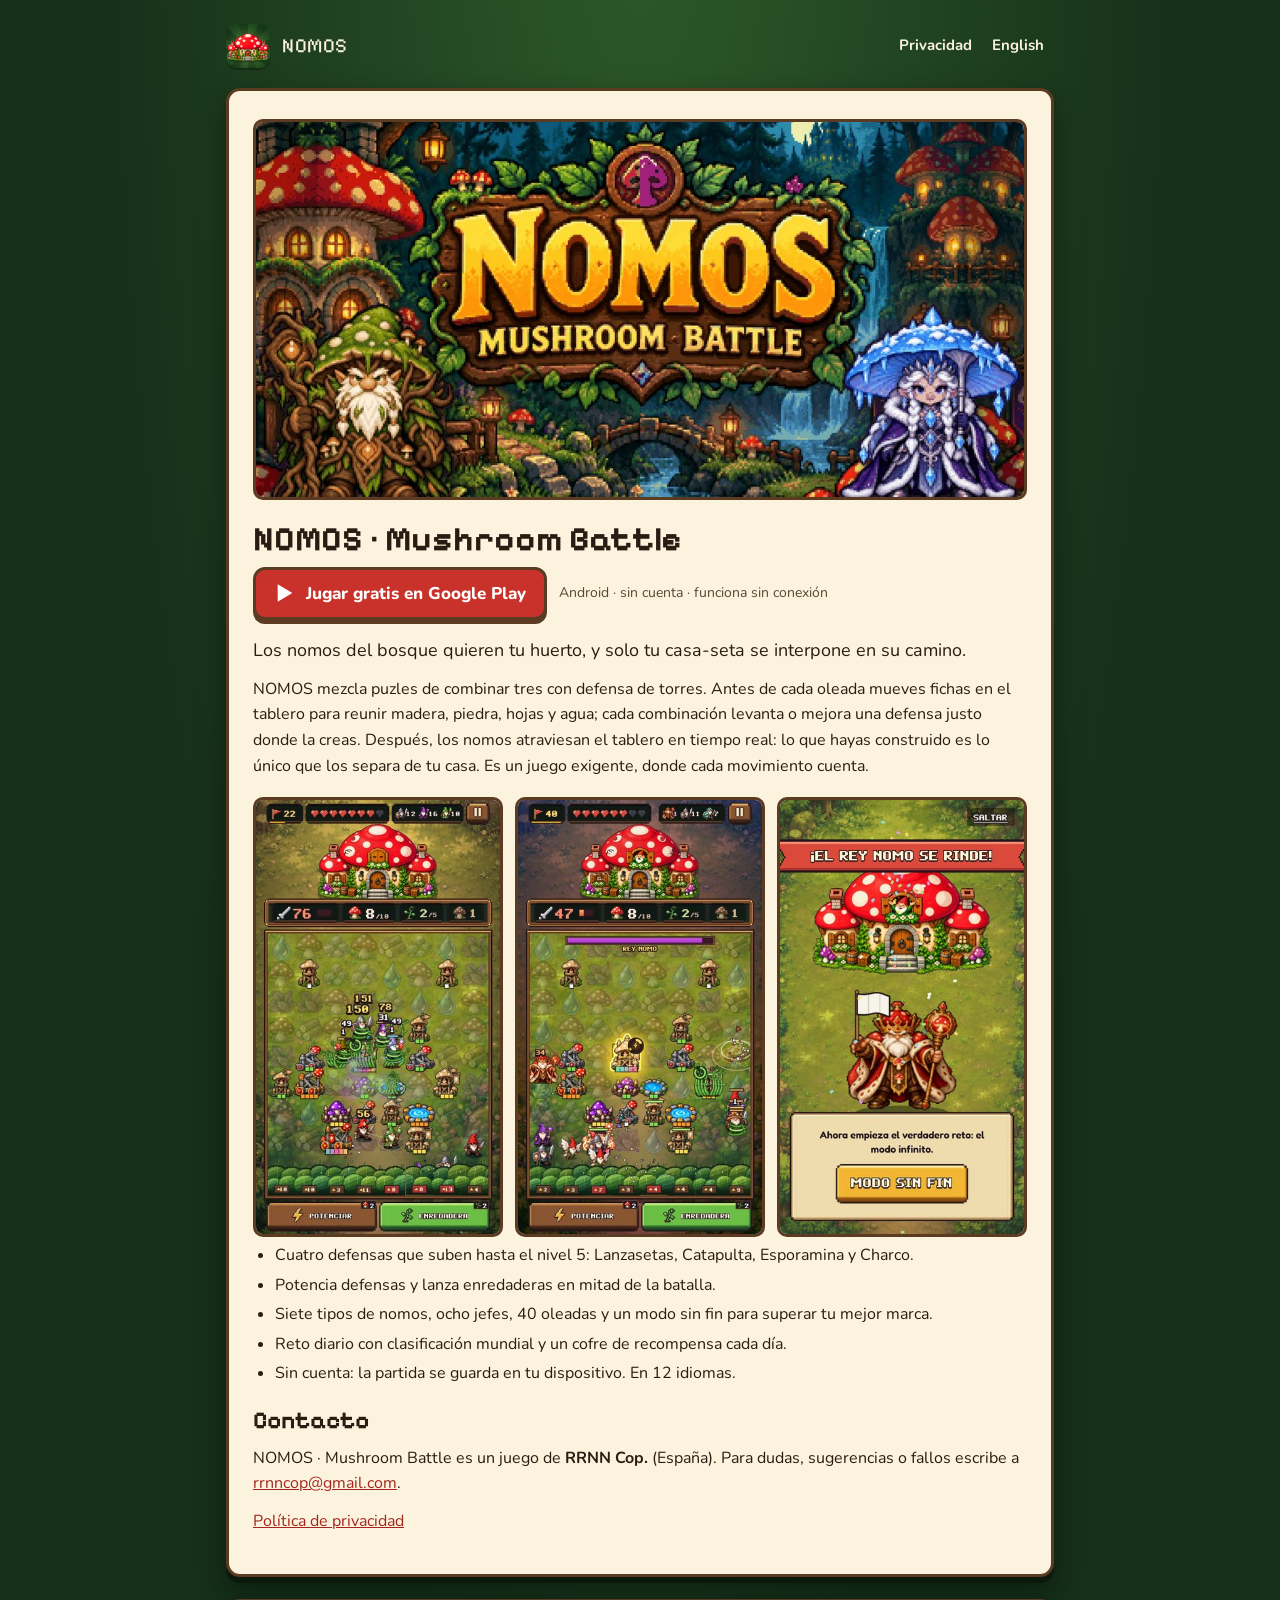
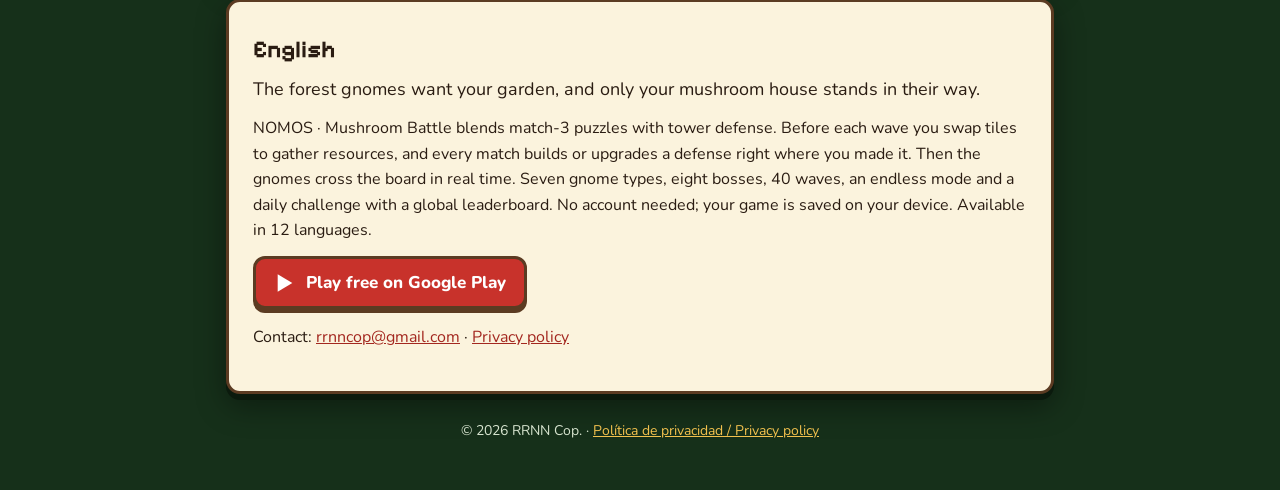
<file: index.html>
<!doctype html>
<html lang="es">
<head>
<meta charset="utf-8">
<meta name="viewport" content="width=device-width,initial-scale=1">
<title>NOMOS · Mushroom Battle — puzles de combinar tres y defensa de torres</title>
<meta name="description" content="NOMOS · Mushroom Battle: puzles de combinar tres y defensa de torres. Protege tu casa-seta de las oleadas de nomos. Gratis en Google Play, en 12 idiomas.">
<meta property="og:type" content="website">
<meta property="og:title" content="NOMOS · Mushroom Battle">
<meta property="og:description" content="Combina tres, levanta defensas y frena a los nomos. Gratis en Google Play.">
<meta property="og:image" content="https://takoa12.github.io/destacado.jpg">
<meta property="og:url" content="https://takoa12.github.io/">
<meta name="twitter:card" content="summary_large_image">
<link rel="icon" type="image/png" href="favicon.png">
<link rel="apple-touch-icon" href="apple-touch-icon.png">
<link rel="preconnect" href="https://fonts.googleapis.com">
<link rel="preconnect" href="https://fonts.gstatic.com" crossorigin>
<link href="https://fonts.googleapis.com/css2?family=Nunito:wght@400;700;800&family=Pixelify+Sans:wght@500;700&display=swap" rel="stylesheet">
<link rel="stylesheet" href="styles.css">
<style>
.play{display:inline-flex;align-items:center;gap:10px;background:var(--red);color:#fff;text-decoration:none;font-weight:800;font-size:17px;border:3px solid #5b3b22;border-radius:12px;padding:10px 18px;box-shadow:0 4px 0 #5b3b22}
.play:hover{filter:brightness(1.08)}
.play:active{transform:translateY(2px);box-shadow:0 2px 0 #5b3b22}
.play svg{width:22px;height:22px;flex:none}
.cta{display:flex;flex-wrap:wrap;align-items:center;gap:12px;margin:4px 0 16px}
.cta small{color:var(--ink-soft);font-size:14px}
</style>
</head>
<body>
<div class="wrap">
  <header class="top">
    <a class="brand" href="./"><img src="icono.png" alt=""><span>NOMOS</span></a>
    <nav><a href="privacidad.html">Privacidad</a><a href="#english">English</a></nav>
  </header>

  <main>
    <section class="card">
      <div class="hero"><img src="destacado.jpg" width="1024" height="500" alt="NOMOS · Mushroom Battle: la casa-seta frente al Rey Nomo y su ejército"></div>
      <h1 style="margin-top:20px">NOMOS · Mushroom Battle</h1>
      <div class="cta">
        <a class="play" href="https://play.google.com/store/apps/details?id=com.nomos.mushroombattle&amp;referrer=utm_source%3Dweb%26utm_medium%3Dlanding" rel="noopener">
          <svg viewBox="0 0 24 24" aria-hidden="true"><path fill="currentColor" d="M4 2.5v19l16-9.5z"/></svg>
          Jugar gratis en Google Play
        </a>
        <small>Android · sin cuenta · funciona sin conexión</small>
      </div>
      <p class="lead">Los nomos del bosque quieren tu huerto, y solo tu casa-seta se interpone en su camino.</p>
      <p>NOMOS mezcla puzles de combinar tres con defensa de torres. Antes de cada oleada mueves fichas en el tablero para reunir madera, piedra, hojas y agua; cada combinación levanta o mejora una defensa justo donde la creas. Después, los nomos atraviesan el tablero en tiempo real: lo que hayas construido es lo único que los separa de tu casa. Es un juego exigente, donde cada movimiento cuenta.</p>
      <div class="shots">
        <img src="captura-enredaderas.jpg" width="360" height="640" alt="Una enredadera atrapa a un grupo de nomos en plena oleada" loading="lazy">
        <img src="captura-rey-nomo.jpg" width="360" height="640" alt="Batalla contra el Rey Nomo en la oleada 40" loading="lazy">
        <img src="captura-final.jpg" width="360" height="640" alt="El Rey Nomo se rinde y empieza el modo sin fin" loading="lazy">
      </div>
      <ul>
        <li>Cuatro defensas que suben hasta el nivel 5: Lanzasetas, Catapulta, Esporamina y Charco.</li>
        <li>Potencia defensas y lanza enredaderas en mitad de la batalla.</li>
        <li>Siete tipos de nomos, ocho jefes, 40 oleadas y un modo sin fin para superar tu mejor marca.</li>
        <li>Reto diario con clasificación mundial y un cofre de recompensa cada día.</li>
        <li>Sin cuenta: la partida se guarda en tu dispositivo. En 12 idiomas.</li>
      </ul>
      <h2>Contacto</h2>
      <p>NOMOS · Mushroom Battle es un juego de <strong>RRNN Cop.</strong> (España). Para dudas, sugerencias o fallos escribe a <a href="mailto:rrnncop@gmail.com">rrnncop@gmail.com</a>.</p>
      <p><a href="privacidad.html">Política de privacidad</a></p>
    </section>

    <section class="card" id="english" lang="en">
      <h2 style="border-top:0;margin-top:0">English</h2>
      <p class="lead">The forest gnomes want your garden, and only your mushroom house stands in their way.</p>
      <p>NOMOS · Mushroom Battle blends match-3 puzzles with tower defense. Before each wave you swap tiles to gather resources, and every match builds or upgrades a defense right where you made it. Then the gnomes cross the board in real time. Seven gnome types, eight bosses, 40 waves, an endless mode and a daily challenge with a global leaderboard. No account needed; your game is saved on your device. Available in 12 languages.</p>
      <div class="cta">
        <a class="play" href="https://play.google.com/store/apps/details?id=com.nomos.mushroombattle&amp;referrer=utm_source%3Dweb%26utm_medium%3Dlanding_en" rel="noopener">
          <svg viewBox="0 0 24 24" aria-hidden="true"><path fill="currentColor" d="M4 2.5v19l16-9.5z"/></svg>
          Play free on Google Play
        </a>
      </div>
      <p>Contact: <a href="mailto:rrnncop@gmail.com">rrnncop@gmail.com</a> · <a href="privacidad.html#english">Privacy policy</a></p>
    </section>
  </main>

  <footer>© 2026 RRNN Cop. · <a href="privacidad.html">Política de privacidad / Privacy policy</a></footer>
</div>
</body>
</html>
</file>
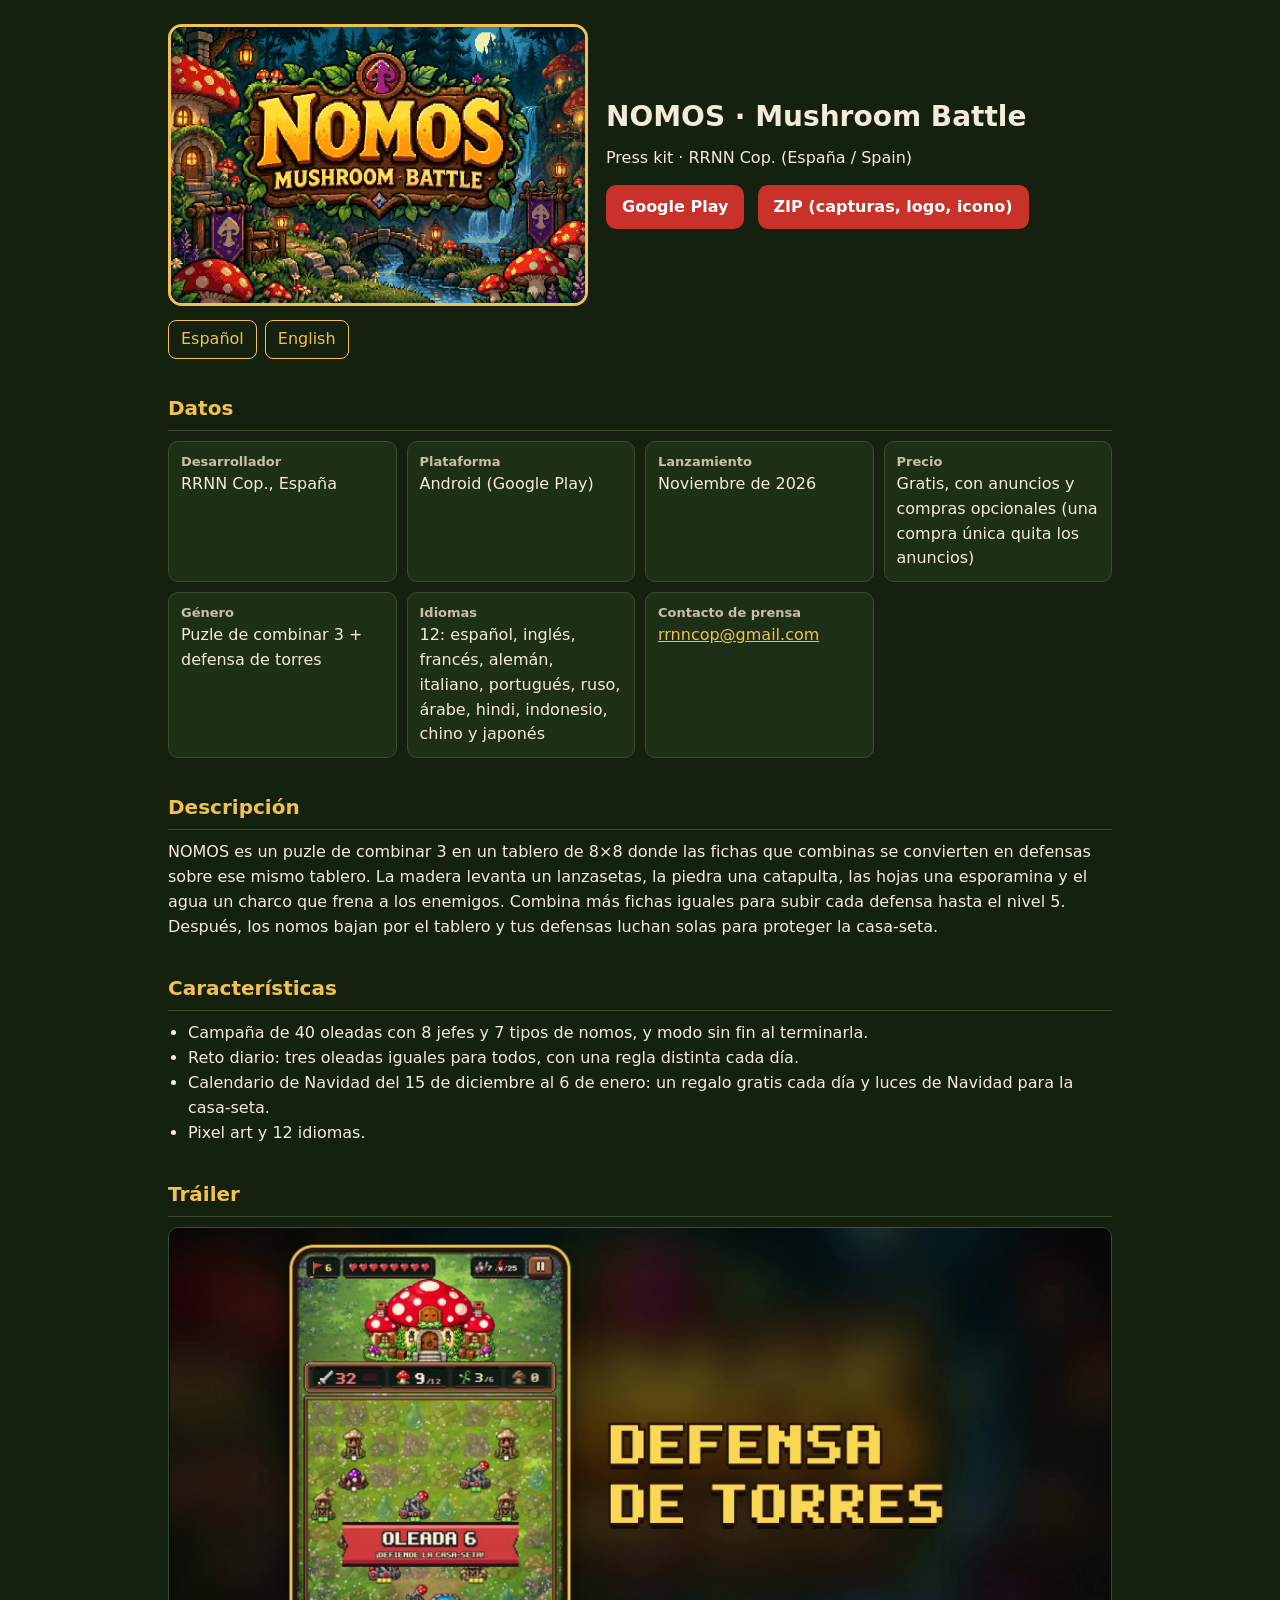
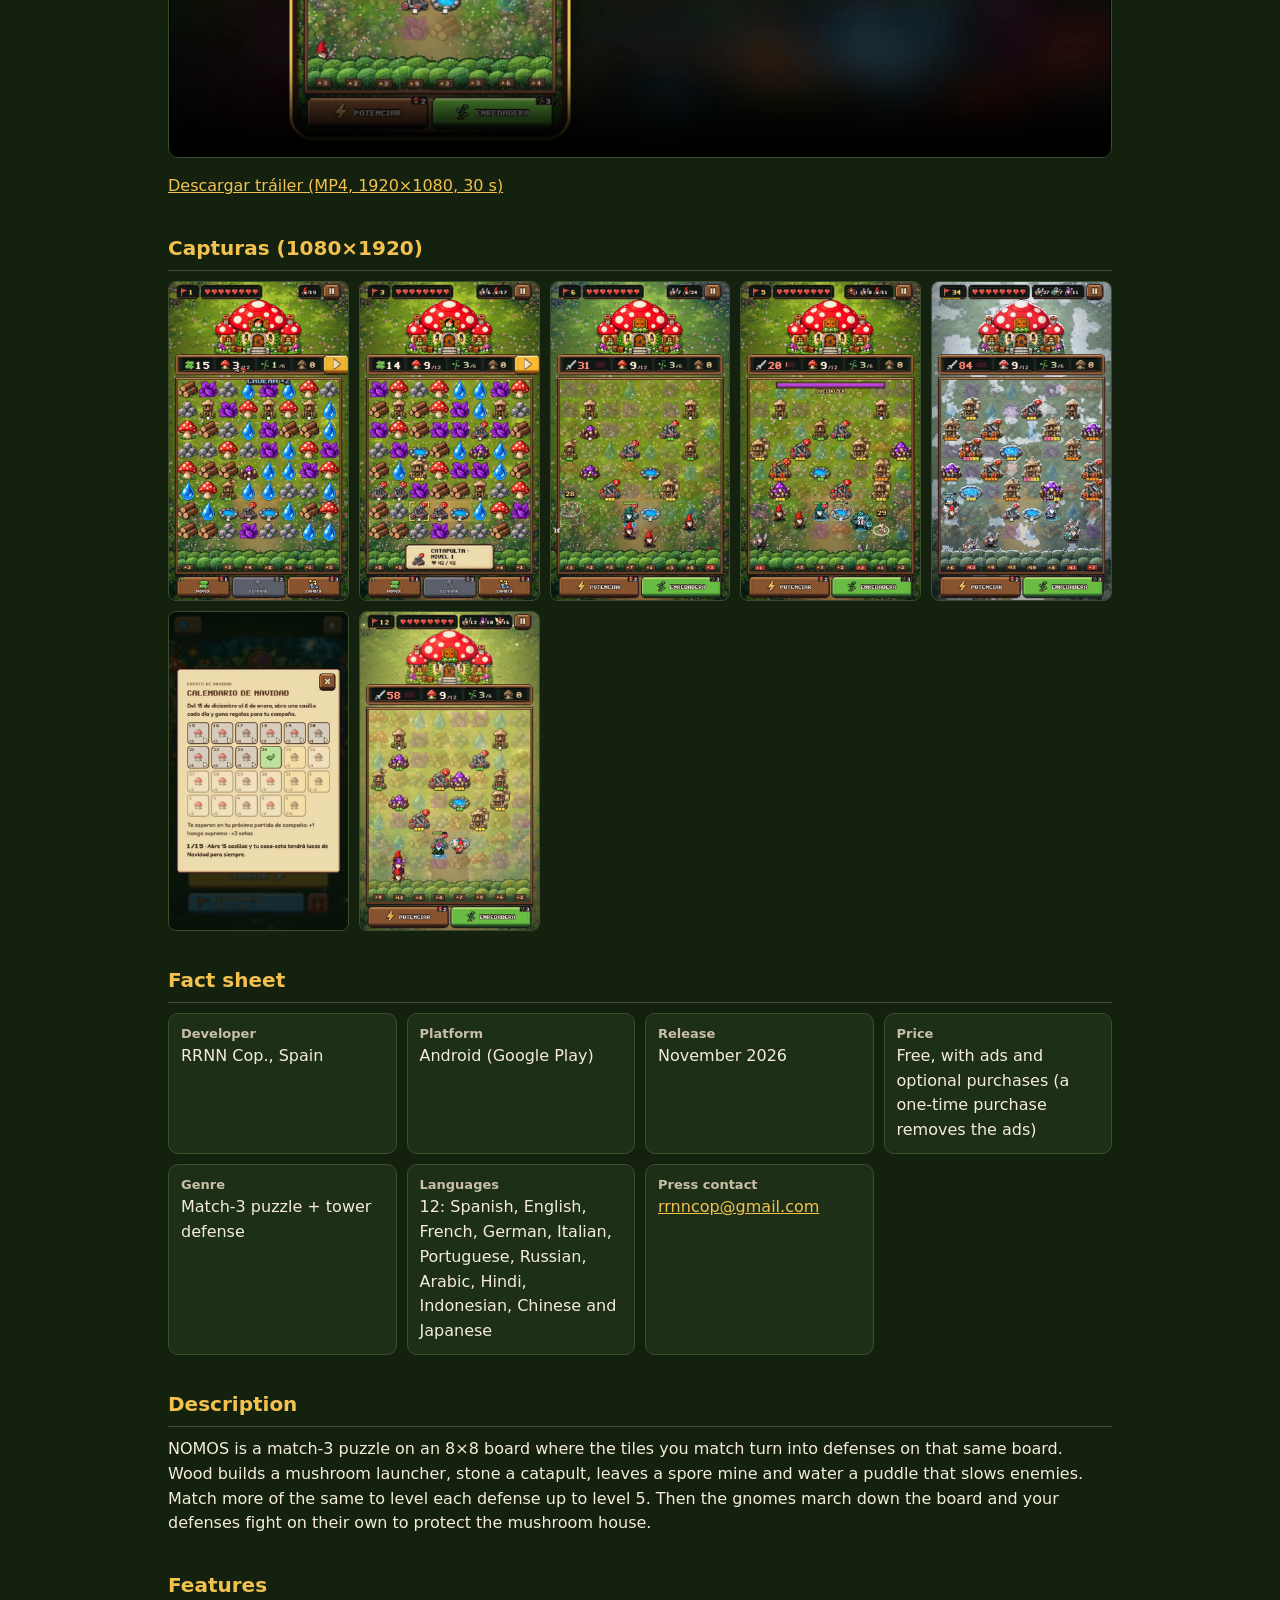
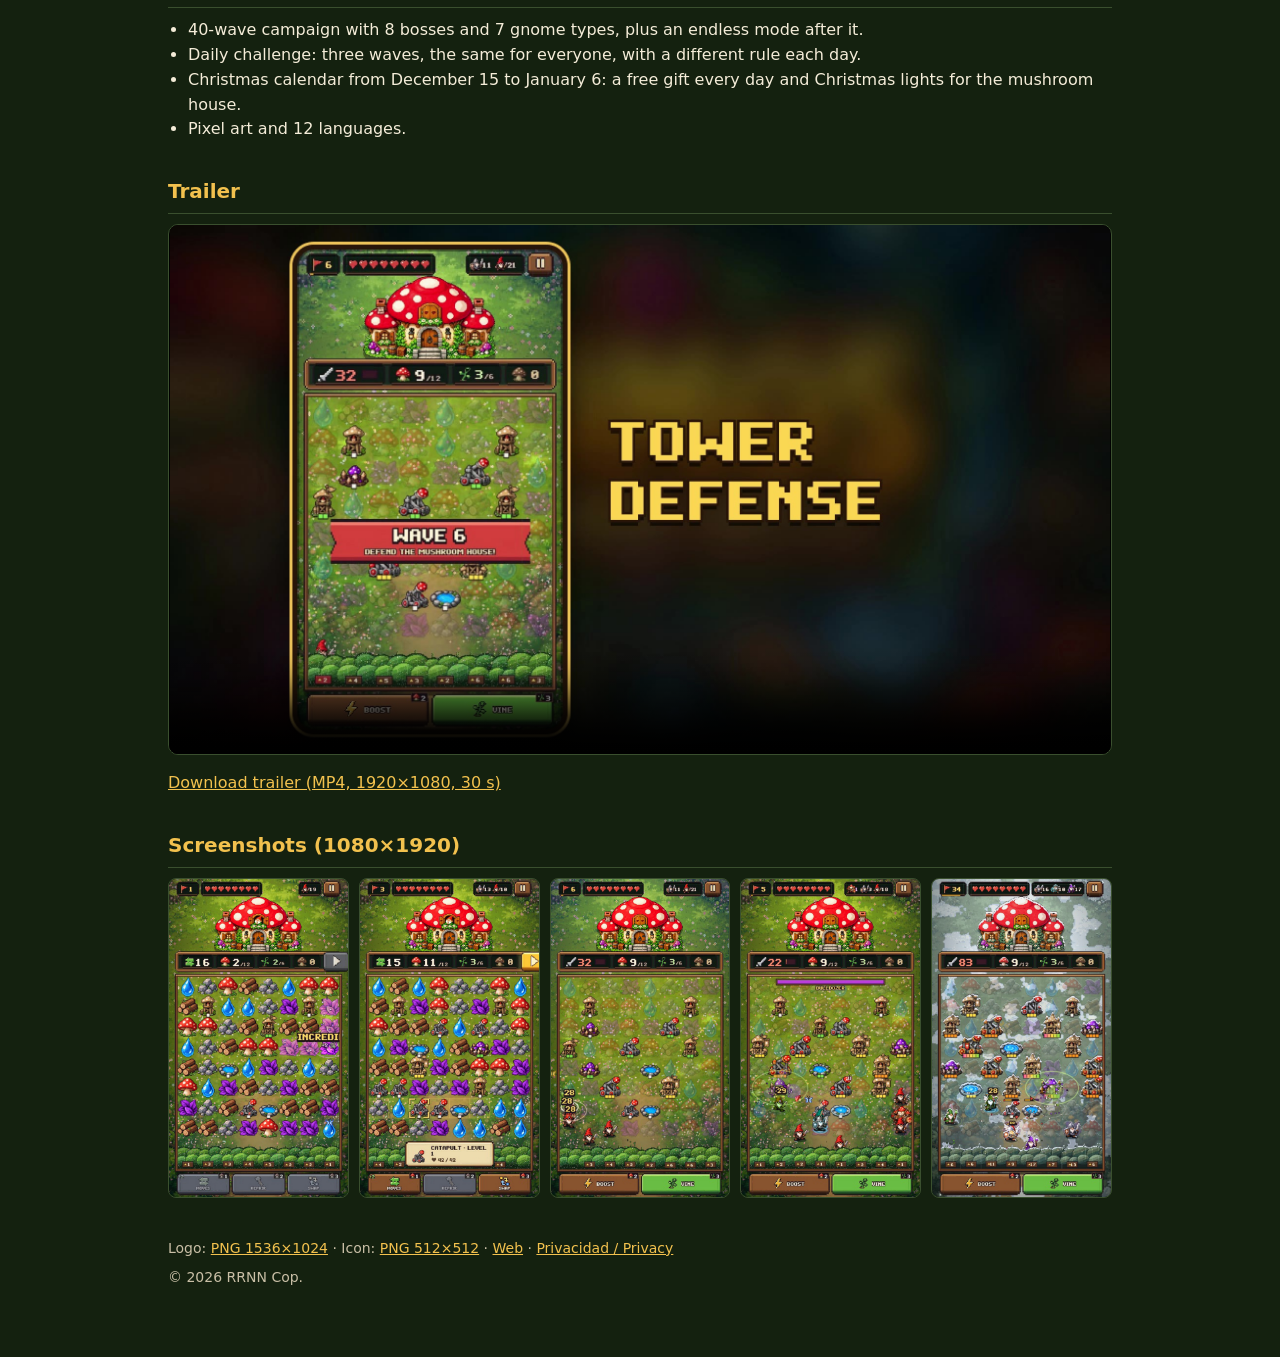
<file: presskit.html>
<!doctype html>
<html lang="es">
<head>
<meta charset="utf-8">
<meta name="viewport" content="width=device-width, initial-scale=1">
<title>NOMOS · Mushroom Battle — Press kit</title>
<meta name="description" content="Press kit de NOMOS · Mushroom Battle: match-3 y defensa de torres para Android. Capturas, logotipo, tráiler y datos. / Press kit: match-3 meets tower defense for Android.">
<meta property="og:title" content="NOMOS · Mushroom Battle — Press kit">
<meta property="og:image" content="https://takoa12.github.io/presskit/nomos-logo.png">
<style>
:root{--bg:#14210f;--card:#1e2f17;--ink:#f4ecd8;--muted:#c9bfa6;--gold:#f2c14e;--red:#c8322b;--line:#3a4f2e}
*{box-sizing:border-box}
body{margin:0;background:var(--bg);color:var(--ink);font:16px/1.55 system-ui,-apple-system,"Segoe UI",Roboto,sans-serif}
main{max-width:980px;margin:0 auto;padding:24px 18px 60px}
header{display:flex;gap:18px;align-items:center;flex-wrap:wrap}
header img.logo{width:min(420px,100%);height:auto;border-radius:14px;border:3px solid var(--gold)}
h1{font-size:28px;margin:0 0 6px}
h2{font-size:20px;margin:34px 0 10px;color:var(--gold);border-bottom:1px solid var(--line);padding-bottom:6px}
p{margin:8px 0}
a{color:var(--gold)}
.lang{display:flex;gap:8px;margin:14px 0}
.lang a{padding:6px 12px;border:1px solid var(--gold);border-radius:8px;text-decoration:none}
.facts{display:grid;grid-template-columns:repeat(auto-fit,minmax(220px,1fr));gap:10px;margin-top:10px}
.facts div{background:var(--card);border:1px solid var(--line);border-radius:10px;padding:10px 12px}
.facts b{display:block;color:var(--muted);font-size:13px;font-weight:600}
ul{margin:8px 0 8px 20px;padding:0}
.shots{display:grid;grid-template-columns:repeat(auto-fill,minmax(150px,1fr));gap:10px}
.shots a img{width:100%;height:auto;border-radius:8px;border:1px solid var(--line);display:block}
.btn{display:inline-block;background:var(--red);color:#fff;padding:10px 16px;border-radius:10px;text-decoration:none;font-weight:700;margin:6px 8px 6px 0}
video{width:100%;aspect-ratio:16/9;border-radius:10px;border:1px solid var(--line);background:#000}
footer{margin-top:40px;color:var(--muted);font-size:14px}
</style>
</head>
<body>
<main>
<header>
  <img class="logo" src="presskit/nomos-logo.png" alt="NOMOS · Mushroom Battle">
  <div>
    <h1>NOMOS · Mushroom Battle</h1>
    <p>Press kit · RRNN Cop. (España / Spain)</p>
    <a class="btn" href="https://play.google.com/store/apps/details?id=com.nomos.mushroombattle&amp;referrer=utm_source%3Dpresskit%26utm_medium%3Dpress">Google Play</a>
    <a class="btn" href="presskit/nomos-presskit.zip">ZIP (capturas, logo, icono)</a>
  </div>
</header>
<div class="lang"><a href="#es">Español</a><a href="#en">English</a></div>

<section id="es">
<h2>Datos</h2>
<div class="facts">
  <div><b>Desarrollador</b>RRNN Cop., España</div>
  <div><b>Plataforma</b>Android (Google Play)</div>
  <div><b>Lanzamiento</b>Noviembre de 2026</div>
  <div><b>Precio</b>Gratis, con anuncios y compras opcionales (una compra única quita los anuncios)</div>
  <div><b>Género</b>Puzle de combinar 3 + defensa de torres</div>
  <div><b>Idiomas</b>12: español, inglés, francés, alemán, italiano, portugués, ruso, árabe, hindi, indonesio, chino y japonés</div>
  <div><b>Contacto de prensa</b><a href="mailto:rrnncop@gmail.com">rrnncop@gmail.com</a></div>
</div>

<h2>Descripción</h2>
<p>NOMOS es un puzle de combinar 3 en un tablero de 8×8 donde las fichas que combinas se convierten en defensas sobre ese mismo tablero. La madera levanta un lanzasetas, la piedra una catapulta, las hojas una esporamina y el agua un charco que frena a los enemigos. Combina más fichas iguales para subir cada defensa hasta el nivel 5. Después, los nomos bajan por el tablero y tus defensas luchan solas para proteger la casa-seta.</p>

<h2>Características</h2>
<ul>
  <li>Campaña de 40 oleadas con 8 jefes y 7 tipos de nomos, y modo sin fin al terminarla.</li>
  <li>Reto diario: tres oleadas iguales para todos, con una regla distinta cada día.</li>
  <li>Calendario de Navidad del 15 de diciembre al 6 de enero: un regalo gratis cada día y luces de Navidad para la casa-seta.</li>
  <li>Pixel art y 12 idiomas.</li>
</ul>

<h2>Tráiler</h2>
<video controls preload="none" poster="presskit/nomos-trailer-poster-es.jpg" src="presskit/nomos-trailer-16x9-es.mp4"></video>
<p><a href="presskit/nomos-trailer-16x9-es.mp4" download>Descargar tráiler (MP4, 1920×1080, 30 s)</a></p>

<h2>Capturas (1080×1920)</h2>
<div class="shots">
  <a href="presskit/nomos-es-01-match.jpg"><img loading="lazy" src="presskit/nomos-es-01-match.jpg" alt="Combinar fichas"></a>
  <a href="presskit/nomos-es-02-merge.jpg"><img loading="lazy" src="presskit/nomos-es-02-merge.jpg" alt="Subir de nivel una defensa"></a>
  <a href="presskit/nomos-es-03-battle.jpg"><img loading="lazy" src="presskit/nomos-es-03-battle.jpg" alt="Batalla"></a>
  <a href="presskit/nomos-es-04-boss.jpg"><img loading="lazy" src="presskit/nomos-es-04-boss.jpg" alt="Jefe"></a>
  <a href="presskit/nomos-es-05-late.jpg"><img loading="lazy" src="presskit/nomos-es-05-late.jpg" alt="Oleada avanzada"></a>
  <a href="presskit/nomos-es-06-xcal.jpg"><img loading="lazy" src="presskit/nomos-es-06-xcal.jpg" alt="Calendario de Navidad"></a>
  <a href="presskit/nomos-es-07-xbattle.jpg"><img loading="lazy" src="presskit/nomos-es-07-xbattle.jpg" alt="Batalla en Navidad"></a>
</div>
</section>

<section id="en">
<h2>Fact sheet</h2>
<div class="facts">
  <div><b>Developer</b>RRNN Cop., Spain</div>
  <div><b>Platform</b>Android (Google Play)</div>
  <div><b>Release</b>November 2026</div>
  <div><b>Price</b>Free, with ads and optional purchases (a one-time purchase removes the ads)</div>
  <div><b>Genre</b>Match-3 puzzle + tower defense</div>
  <div><b>Languages</b>12: Spanish, English, French, German, Italian, Portuguese, Russian, Arabic, Hindi, Indonesian, Chinese and Japanese</div>
  <div><b>Press contact</b><a href="mailto:rrnncop@gmail.com">rrnncop@gmail.com</a></div>
</div>

<h2>Description</h2>
<p>NOMOS is a match-3 puzzle on an 8×8 board where the tiles you match turn into defenses on that same board. Wood builds a mushroom launcher, stone a catapult, leaves a spore mine and water a puddle that slows enemies. Match more of the same to level each defense up to level 5. Then the gnomes march down the board and your defenses fight on their own to protect the mushroom house.</p>

<h2>Features</h2>
<ul>
  <li>40-wave campaign with 8 bosses and 7 gnome types, plus an endless mode after it.</li>
  <li>Daily challenge: three waves, the same for everyone, with a different rule each day.</li>
  <li>Christmas calendar from December 15 to January 6: a free gift every day and Christmas lights for the mushroom house.</li>
  <li>Pixel art and 12 languages.</li>
</ul>

<h2>Trailer</h2>
<video controls preload="none" poster="presskit/nomos-trailer-poster-en.jpg" src="presskit/nomos-trailer-16x9-en.mp4"></video>
<p><a href="presskit/nomos-trailer-16x9-en.mp4" download>Download trailer (MP4, 1920×1080, 30 s)</a></p>

<h2>Screenshots (1080×1920)</h2>
<div class="shots">
  <a href="presskit/nomos-en-01-match.jpg"><img loading="lazy" src="presskit/nomos-en-01-match.jpg" alt="Matching tiles"></a>
  <a href="presskit/nomos-en-02-merge.jpg"><img loading="lazy" src="presskit/nomos-en-02-merge.jpg" alt="Leveling up a defense"></a>
  <a href="presskit/nomos-en-03-battle.jpg"><img loading="lazy" src="presskit/nomos-en-03-battle.jpg" alt="Battle"></a>
  <a href="presskit/nomos-en-04-boss.jpg"><img loading="lazy" src="presskit/nomos-en-04-boss.jpg" alt="Boss"></a>
  <a href="presskit/nomos-en-05-late.jpg"><img loading="lazy" src="presskit/nomos-en-05-late.jpg" alt="Late wave"></a>
</div>
</section>

<footer>
  <p>Logo: <a href="presskit/nomos-logo.png">PNG 1536×1024</a> · Icon: <a href="presskit/nomos-icon-512.png">PNG 512×512</a> · <a href="index.html">Web</a> · <a href="privacidad.html">Privacidad / Privacy</a></p>
  <p>© 2026 RRNN Cop.</p>
</footer>
</main>
</body>
</html>
</file>
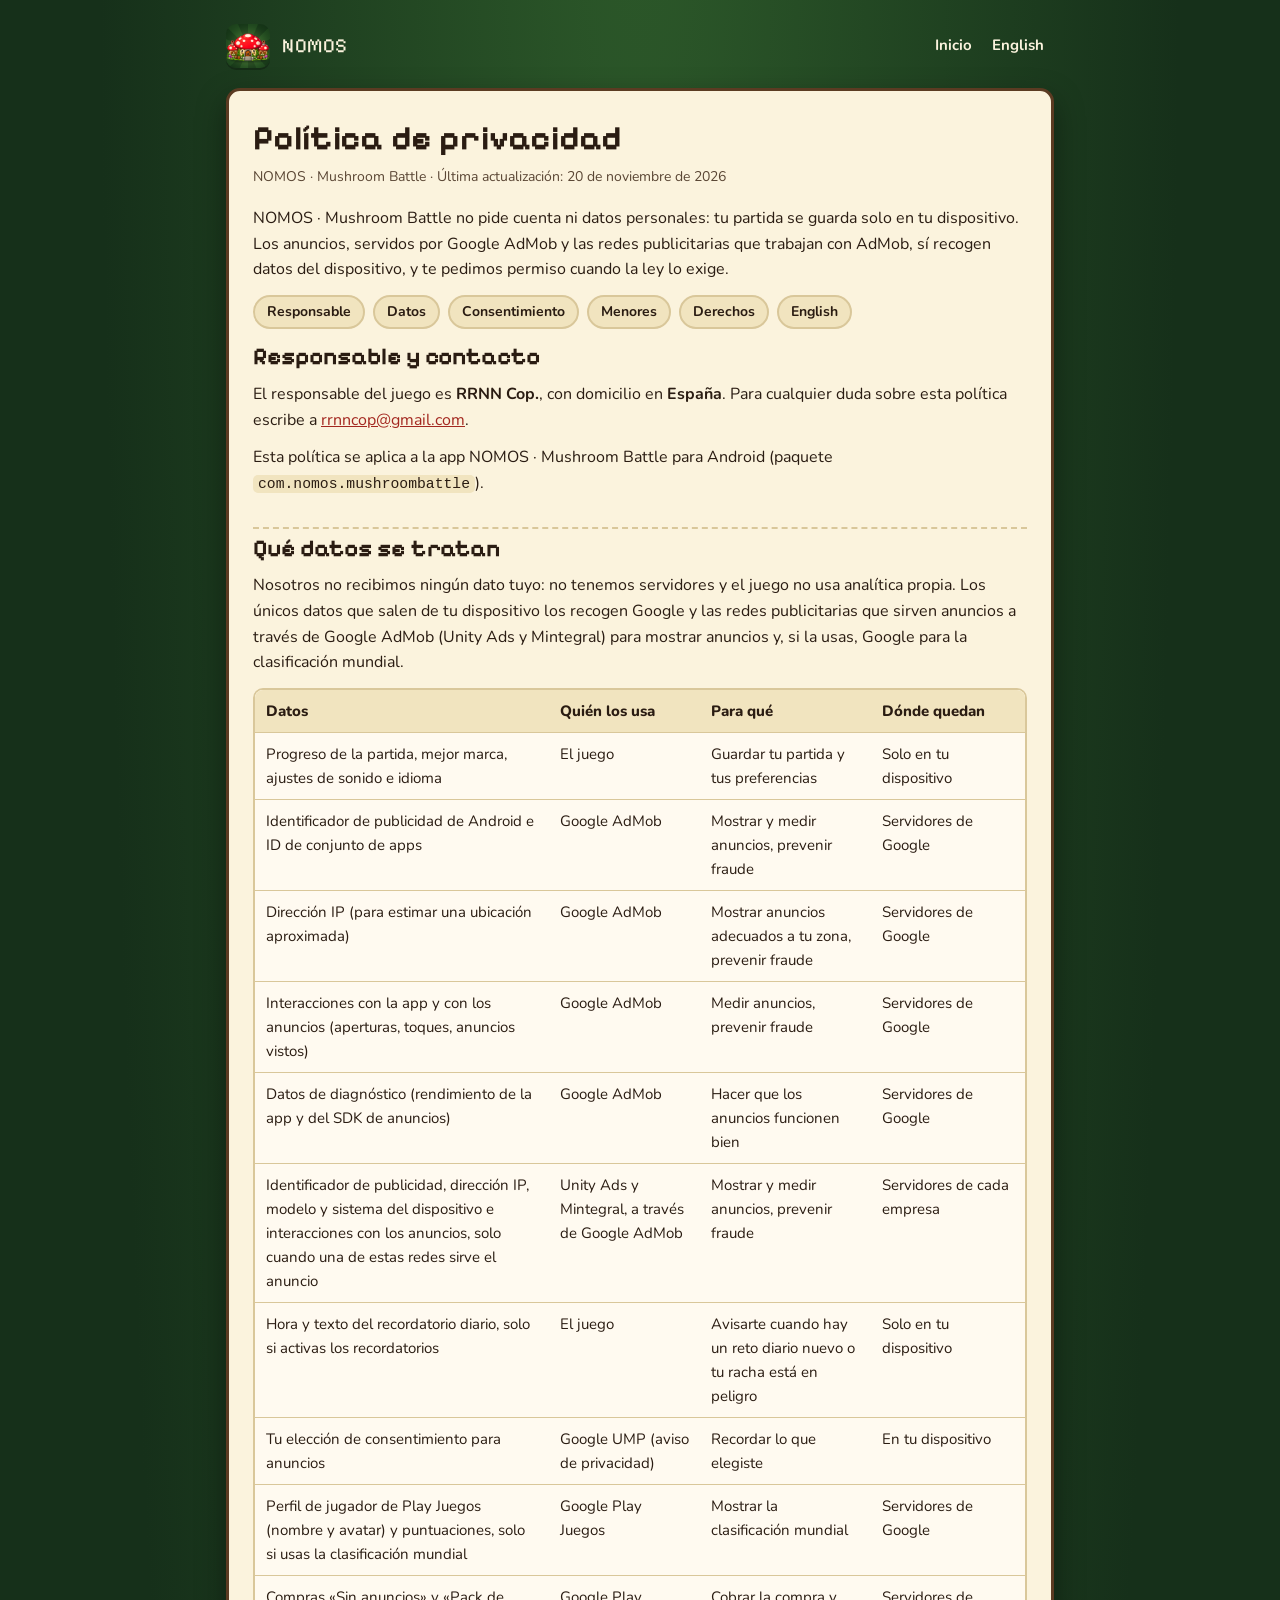
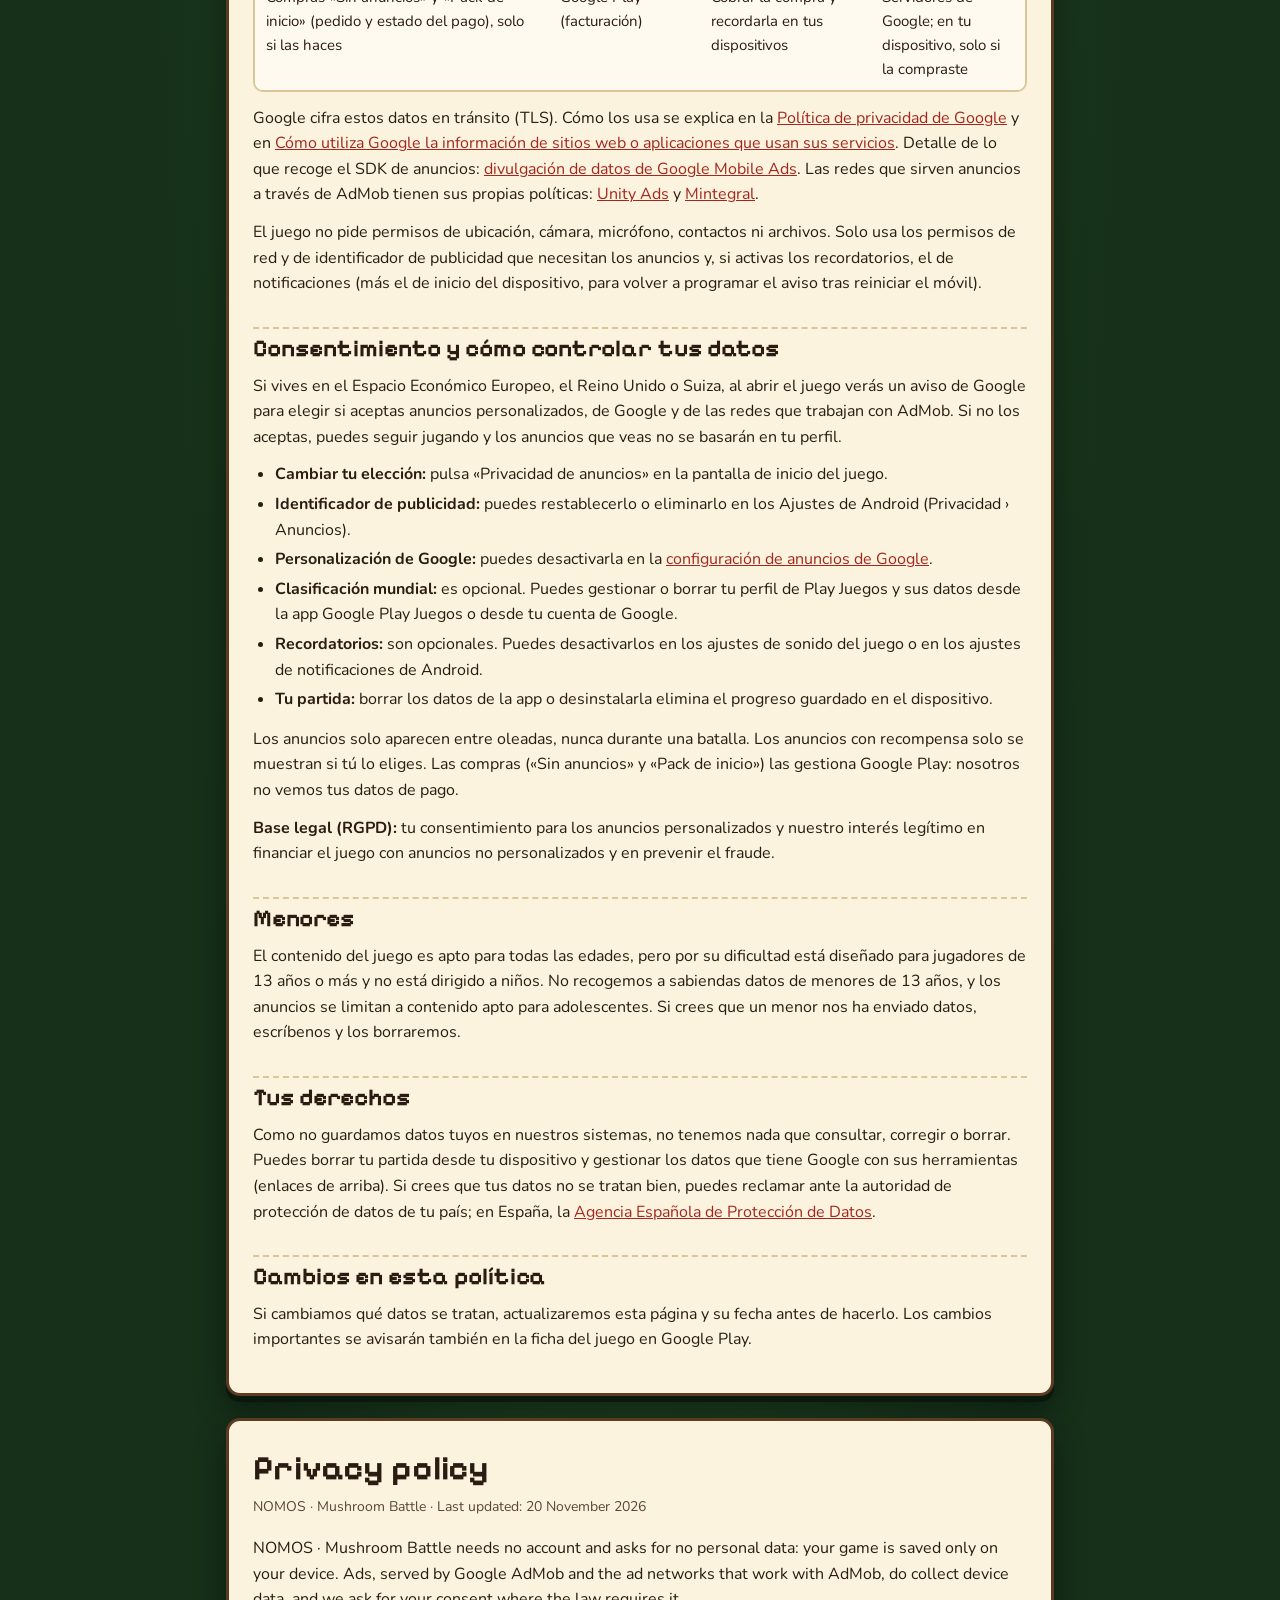
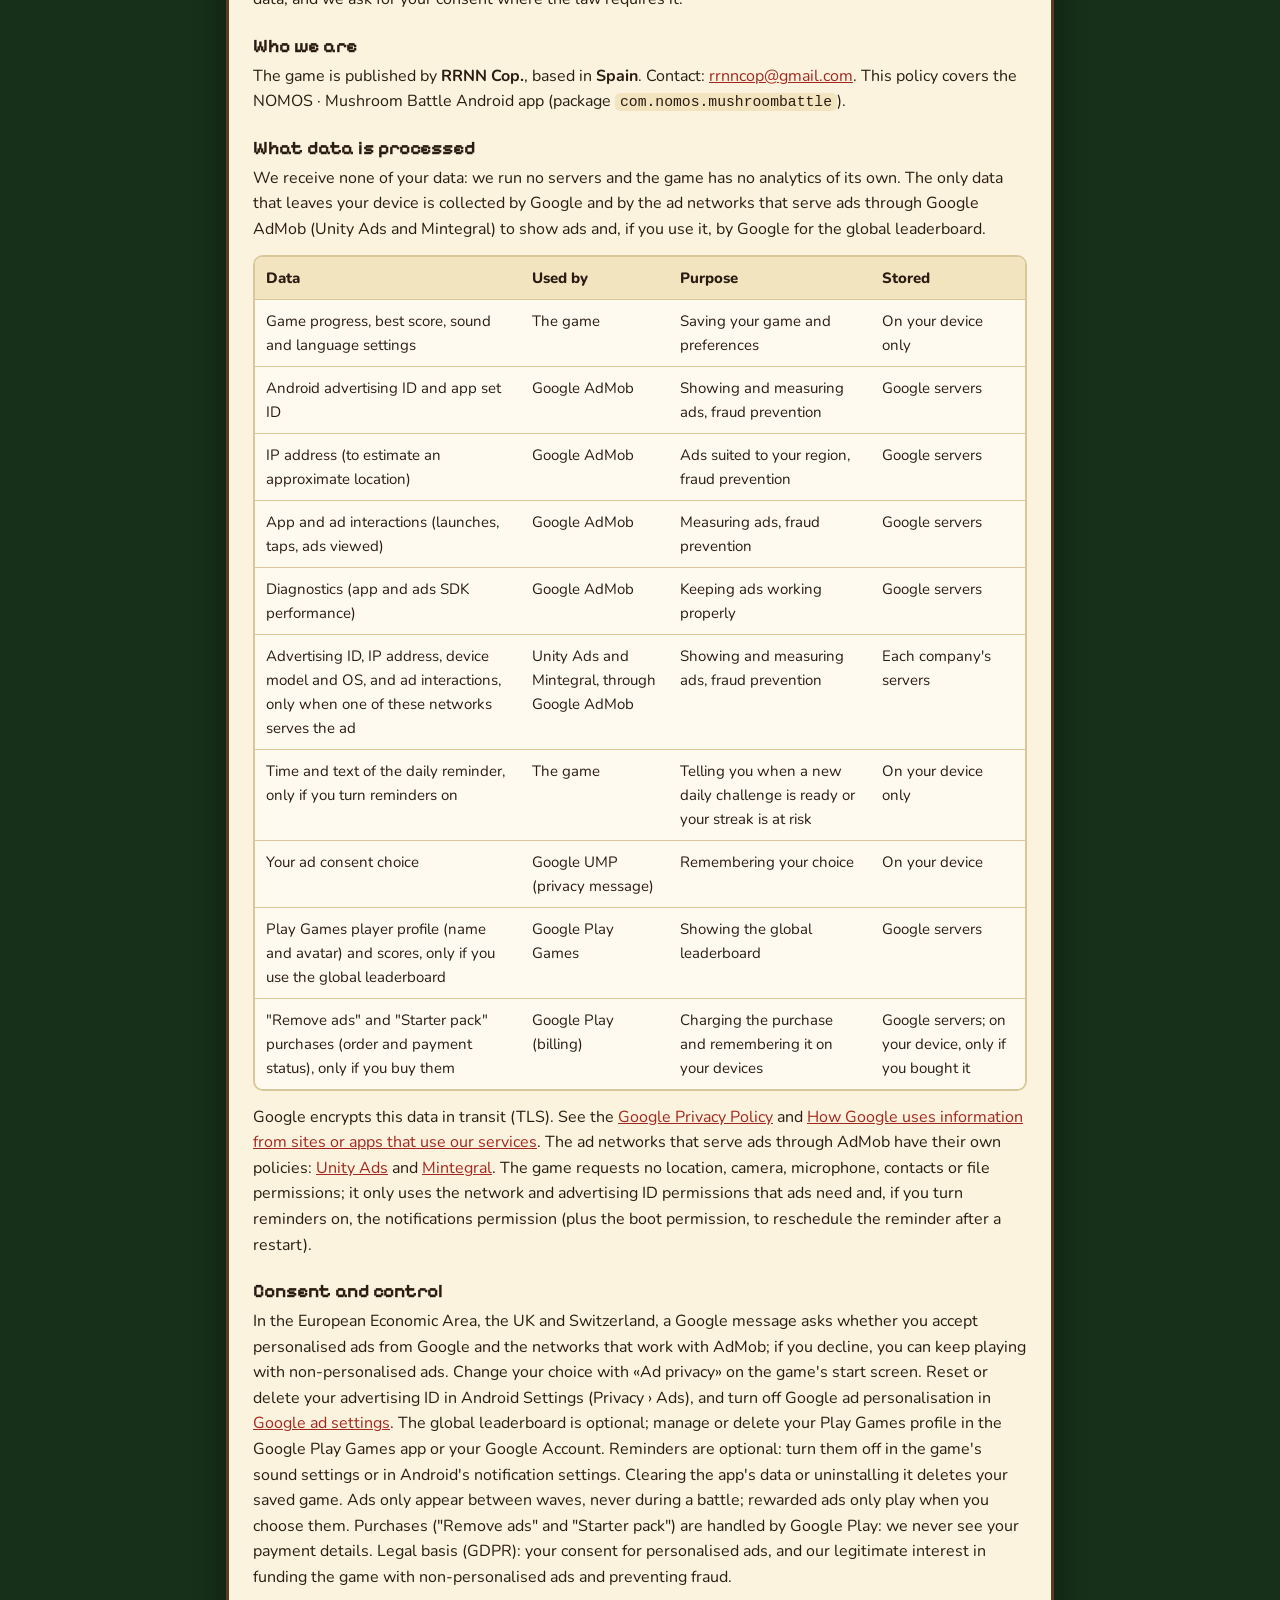
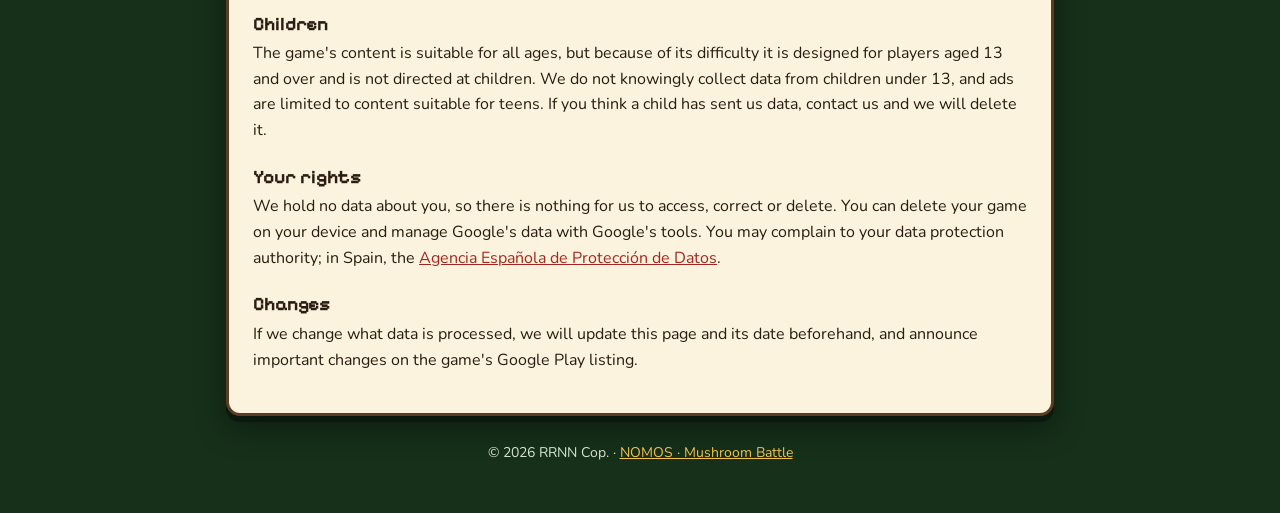
<file: privacidad.html>
<!doctype html>
<html lang="es">
<head>
<meta charset="utf-8">
<meta name="viewport" content="width=device-width,initial-scale=1">
<title>Política de privacidad · NOMOS</title>
<meta name="description" content="Política de privacidad de NOMOS · Mushroom Battle para Android.">
<link rel="icon" type="image/png" href="favicon.png">
<link rel="apple-touch-icon" href="apple-touch-icon.png">
<link rel="preconnect" href="https://fonts.googleapis.com">
<link rel="preconnect" href="https://fonts.gstatic.com" crossorigin>
<link href="https://fonts.googleapis.com/css2?family=Nunito:wght@400;700;800&family=Pixelify+Sans:wght@500;700&display=swap" rel="stylesheet">
<link rel="stylesheet" href="styles.css">
</head>
<body>
<div class="wrap">
  <header class="top">
    <a class="brand" href="./"><img src="icono.png" alt=""><span>NOMOS</span></a>
    <nav><a href="./">Inicio</a><a href="#english">English</a></nav>
  </header>

  <main>
    <article class="card">
      <h1>Política de privacidad</h1>
      <p class="meta">NOMOS · Mushroom Battle · Última actualización: 20 de noviembre de 2026</p>
      <p>NOMOS · Mushroom Battle no pide cuenta ni datos personales: tu partida se guarda solo en tu dispositivo. Los anuncios, servidos por Google AdMob y las redes publicitarias que trabajan con AdMob, sí recogen datos del dispositivo, y te pedimos permiso cuando la ley lo exige.</p>
      <div class="toc">
        <a href="#responsable">Responsable</a><a href="#datos">Datos</a><a href="#consentimiento">Consentimiento</a><a href="#menores">Menores</a><a href="#derechos">Derechos</a><a href="#english">English</a>
      </div>

      <h2 id="responsable">Responsable y contacto</h2>
      <p>El responsable del juego es <strong>RRNN Cop.</strong>, con domicilio en <strong>España</strong>. Para cualquier duda sobre esta política escribe a <a href="mailto:rrnncop@gmail.com">rrnncop@gmail.com</a>.</p>
      <p>Esta política se aplica a la app NOMOS · Mushroom Battle para Android (paquete <code>com.nomos.mushroombattle</code>).</p>

      <h2 id="datos">Qué datos se tratan</h2>
      <p>Nosotros no recibimos ningún dato tuyo: no tenemos servidores y el juego no usa analítica propia. Los únicos datos que salen de tu dispositivo los recogen Google y las redes publicitarias que sirven anuncios a través de Google AdMob (Unity Ads y Mintegral) para mostrar anuncios y, si la usas, Google para la clasificación mundial.</p>
      <div class="table-wrap">
        <table>
          <thead><tr><th>Datos</th><th>Quién los usa</th><th>Para qué</th><th>Dónde quedan</th></tr></thead>
          <tbody>
            <tr><td>Progreso de la partida, mejor marca, ajustes de sonido e idioma</td><td>El juego</td><td>Guardar tu partida y tus preferencias</td><td>Solo en tu dispositivo</td></tr>
            <tr><td>Identificador de publicidad de Android e ID de conjunto de apps</td><td>Google AdMob</td><td>Mostrar y medir anuncios, prevenir fraude</td><td>Servidores de Google</td></tr>
            <tr><td>Dirección IP (para estimar una ubicación aproximada)</td><td>Google AdMob</td><td>Mostrar anuncios adecuados a tu zona, prevenir fraude</td><td>Servidores de Google</td></tr>
            <tr><td>Interacciones con la app y con los anuncios (aperturas, toques, anuncios vistos)</td><td>Google AdMob</td><td>Medir anuncios, prevenir fraude</td><td>Servidores de Google</td></tr>
            <tr><td>Datos de diagnóstico (rendimiento de la app y del SDK de anuncios)</td><td>Google AdMob</td><td>Hacer que los anuncios funcionen bien</td><td>Servidores de Google</td></tr>
            <tr><td>Identificador de publicidad, dirección IP, modelo y sistema del dispositivo e interacciones con los anuncios, solo cuando una de estas redes sirve el anuncio</td><td>Unity Ads y Mintegral, a través de Google AdMob</td><td>Mostrar y medir anuncios, prevenir fraude</td><td>Servidores de cada empresa</td></tr>
            <tr><td>Hora y texto del recordatorio diario, solo si activas los recordatorios</td><td>El juego</td><td>Avisarte cuando hay un reto diario nuevo o tu racha está en peligro</td><td>Solo en tu dispositivo</td></tr>
            <tr><td>Tu elección de consentimiento para anuncios</td><td>Google UMP (aviso de privacidad)</td><td>Recordar lo que elegiste</td><td>En tu dispositivo</td></tr>
            <tr><td>Perfil de jugador de Play Juegos (nombre y avatar) y puntuaciones, solo si usas la clasificación mundial</td><td>Google Play Juegos</td><td>Mostrar la clasificación mundial</td><td>Servidores de Google</td></tr>
            <tr><td>Compras «Sin anuncios» y «Pack de inicio» (pedido y estado del pago), solo si las haces</td><td>Google Play (facturación)</td><td>Cobrar la compra y recordarla en tus dispositivos</td><td>Servidores de Google; en tu dispositivo, solo si la compraste</td></tr>
          </tbody>
        </table>
      </div>
      <p>Google cifra estos datos en tránsito (TLS). Cómo los usa se explica en la <a href="https://policies.google.com/privacy">Política de privacidad de Google</a> y en <a href="https://policies.google.com/technologies/partner-sites">Cómo utiliza Google la información de sitios web o aplicaciones que usan sus servicios</a>. Detalle de lo que recoge el SDK de anuncios: <a href="https://developers.google.com/admob/android/privacy/play-data-disclosure">divulgación de datos de Google Mobile Ads</a>. Las redes que sirven anuncios a través de AdMob tienen sus propias políticas: <a href="https://unity.com/legal/game-player-and-app-user-privacy-policy">Unity Ads</a> y <a href="https://www.mintegral.com/en/privacy">Mintegral</a>.</p>
      <p>El juego no pide permisos de ubicación, cámara, micrófono, contactos ni archivos. Solo usa los permisos de red y de identificador de publicidad que necesitan los anuncios y, si activas los recordatorios, el de notificaciones (más el de inicio del dispositivo, para volver a programar el aviso tras reiniciar el móvil).</p>

      <h2 id="consentimiento">Consentimiento y cómo controlar tus datos</h2>
      <p>Si vives en el Espacio Económico Europeo, el Reino Unido o Suiza, al abrir el juego verás un aviso de Google para elegir si aceptas anuncios personalizados, de Google y de las redes que trabajan con AdMob. Si no los aceptas, puedes seguir jugando y los anuncios que veas no se basarán en tu perfil.</p>
      <ul>
        <li><strong>Cambiar tu elección:</strong> pulsa «Privacidad de anuncios» en la pantalla de inicio del juego.</li>
        <li><strong>Identificador de publicidad:</strong> puedes restablecerlo o eliminarlo en los Ajustes de Android (Privacidad › Anuncios).</li>
        <li><strong>Personalización de Google:</strong> puedes desactivarla en la <a href="https://adssettings.google.com">configuración de anuncios de Google</a>.</li>
        <li><strong>Clasificación mundial:</strong> es opcional. Puedes gestionar o borrar tu perfil de Play Juegos y sus datos desde la app Google Play Juegos o desde tu cuenta de Google.</li>
        <li><strong>Recordatorios:</strong> son opcionales. Puedes desactivarlos en los ajustes de sonido del juego o en los ajustes de notificaciones de Android.</li>
        <li><strong>Tu partida:</strong> borrar los datos de la app o desinstalarla elimina el progreso guardado en el dispositivo.</li>
      </ul>
      <p>Los anuncios solo aparecen entre oleadas, nunca durante una batalla. Los anuncios con recompensa solo se muestran si tú lo eliges. Las compras («Sin anuncios» y «Pack de inicio») las gestiona Google Play: nosotros no vemos tus datos de pago.</p>
      <p><strong>Base legal (RGPD):</strong> tu consentimiento para los anuncios personalizados y nuestro interés legítimo en financiar el juego con anuncios no personalizados y en prevenir el fraude.</p>

      <h2 id="menores">Menores</h2>
      <p>El contenido del juego es apto para todas las edades, pero por su dificultad está diseñado para jugadores de 13 años o más y no está dirigido a niños. No recogemos a sabiendas datos de menores de 13 años, y los anuncios se limitan a contenido apto para adolescentes. Si crees que un menor nos ha enviado datos, escríbenos y los borraremos.</p>

      <h2 id="derechos">Tus derechos</h2>
      <p>Como no guardamos datos tuyos en nuestros sistemas, no tenemos nada que consultar, corregir o borrar. Puedes borrar tu partida desde tu dispositivo y gestionar los datos que tiene Google con sus herramientas (enlaces de arriba). Si crees que tus datos no se tratan bien, puedes reclamar ante la autoridad de protección de datos de tu país; en España, la <a href="https://www.aepd.es">Agencia Española de Protección de Datos</a>.</p>

      <h2>Cambios en esta política</h2>
      <p>Si cambiamos qué datos se tratan, actualizaremos esta página y su fecha antes de hacerlo. Los cambios importantes se avisarán también en la ficha del juego en Google Play.</p>
    </article>

    <article class="card" id="english" lang="en">
      <h1>Privacy policy</h1>
      <p class="meta">NOMOS · Mushroom Battle · Last updated: 20 November 2026</p>
      <p>NOMOS · Mushroom Battle needs no account and asks for no personal data: your game is saved only on your device. Ads, served by Google AdMob and the ad networks that work with AdMob, do collect device data, and we ask for your consent where the law requires it.</p>
      <h3>Who we are</h3>
      <p>The game is published by <strong>RRNN Cop.</strong>, based in <strong>Spain</strong>. Contact: <a href="mailto:rrnncop@gmail.com">rrnncop@gmail.com</a>. This policy covers the NOMOS · Mushroom Battle Android app (package <code>com.nomos.mushroombattle</code>).</p>
      <h3>What data is processed</h3>
      <p>We receive none of your data: we run no servers and the game has no analytics of its own. The only data that leaves your device is collected by Google and by the ad networks that serve ads through Google AdMob (Unity Ads and Mintegral) to show ads and, if you use it, by Google for the global leaderboard.</p>
      <div class="table-wrap">
        <table>
          <thead><tr><th>Data</th><th>Used by</th><th>Purpose</th><th>Stored</th></tr></thead>
          <tbody>
            <tr><td>Game progress, best score, sound and language settings</td><td>The game</td><td>Saving your game and preferences</td><td>On your device only</td></tr>
            <tr><td>Android advertising ID and app set ID</td><td>Google AdMob</td><td>Showing and measuring ads, fraud prevention</td><td>Google servers</td></tr>
            <tr><td>IP address (to estimate an approximate location)</td><td>Google AdMob</td><td>Ads suited to your region, fraud prevention</td><td>Google servers</td></tr>
            <tr><td>App and ad interactions (launches, taps, ads viewed)</td><td>Google AdMob</td><td>Measuring ads, fraud prevention</td><td>Google servers</td></tr>
            <tr><td>Diagnostics (app and ads SDK performance)</td><td>Google AdMob</td><td>Keeping ads working properly</td><td>Google servers</td></tr>
            <tr><td>Advertising ID, IP address, device model and OS, and ad interactions, only when one of these networks serves the ad</td><td>Unity Ads and Mintegral, through Google AdMob</td><td>Showing and measuring ads, fraud prevention</td><td>Each company's servers</td></tr>
            <tr><td>Time and text of the daily reminder, only if you turn reminders on</td><td>The game</td><td>Telling you when a new daily challenge is ready or your streak is at risk</td><td>On your device only</td></tr>
            <tr><td>Your ad consent choice</td><td>Google UMP (privacy message)</td><td>Remembering your choice</td><td>On your device</td></tr>
            <tr><td>Play Games player profile (name and avatar) and scores, only if you use the global leaderboard</td><td>Google Play Games</td><td>Showing the global leaderboard</td><td>Google servers</td></tr>
            <tr><td>"Remove ads" and "Starter pack" purchases (order and payment status), only if you buy them</td><td>Google Play (billing)</td><td>Charging the purchase and remembering it on your devices</td><td>Google servers; on your device, only if you bought it</td></tr>
          </tbody>
        </table>
      </div>
      <p>Google encrypts this data in transit (TLS). See the <a href="https://policies.google.com/privacy">Google Privacy Policy</a> and <a href="https://policies.google.com/technologies/partner-sites">How Google uses information from sites or apps that use our services</a>. The ad networks that serve ads through AdMob have their own policies: <a href="https://unity.com/legal/game-player-and-app-user-privacy-policy">Unity Ads</a> and <a href="https://www.mintegral.com/en/privacy">Mintegral</a>. The game requests no location, camera, microphone, contacts or file permissions; it only uses the network and advertising ID permissions that ads need and, if you turn reminders on, the notifications permission (plus the boot permission, to reschedule the reminder after a restart).</p>
      <h3>Consent and control</h3>
      <p>In the European Economic Area, the UK and Switzerland, a Google message asks whether you accept personalised ads from Google and the networks that work with AdMob; if you decline, you can keep playing with non-personalised ads. Change your choice with «Ad privacy» on the game's start screen. Reset or delete your advertising ID in Android Settings (Privacy › Ads), and turn off Google ad personalisation in <a href="https://adssettings.google.com">Google ad settings</a>. The global leaderboard is optional; manage or delete your Play Games profile in the Google Play Games app or your Google Account. Reminders are optional: turn them off in the game's sound settings or in Android's notification settings. Clearing the app's data or uninstalling it deletes your saved game. Ads only appear between waves, never during a battle; rewarded ads only play when you choose them. Purchases ("Remove ads" and "Starter pack") are handled by Google Play: we never see your payment details. Legal basis (GDPR): your consent for personalised ads, and our legitimate interest in funding the game with non-personalised ads and preventing fraud.</p>
      <h3>Children</h3>
      <p>The game's content is suitable for all ages, but because of its difficulty it is designed for players aged 13 and over and is not directed at children. We do not knowingly collect data from children under 13, and ads are limited to content suitable for teens. If you think a child has sent us data, contact us and we will delete it.</p>
      <h3>Your rights</h3>
      <p>We hold no data about you, so there is nothing for us to access, correct or delete. You can delete your game on your device and manage Google's data with Google's tools. You may complain to your data protection authority; in Spain, the <a href="https://www.aepd.es">Agencia Española de Protección de Datos</a>.</p>
      <h3>Changes</h3>
      <p>If we change what data is processed, we will update this page and its date beforehand, and announce important changes on the game's Google Play listing.</p>
    </article>
  </main>

  <footer>© 2026 RRNN Cop. · <a href="./">NOMOS · Mushroom Battle</a></footer>
</div>
</body>
</html>
</file>
<file: styles.css>
:root{
  --forest:#16301a;
  --forest-2:#1f4224;
  --moss:#2f5f2c;
  --cream:#fbf3dd;
  --cream-2:#f1e4bf;
  --ink:#2a1c12;
  --ink-soft:#5a4634;
  --red:#c8322b;
  --gold:#f2c14e;
  --line:#d9c79a;
  --link:#a3271f;
}
*{box-sizing:border-box}
html{-webkit-text-size-adjust:100%}
body{
  margin:0;
  background:var(--forest) radial-gradient(ellipse at 50% -10%,#2d5a2a 0%,var(--forest) 60%) no-repeat;
  color:var(--ink);
  font:16px/1.6 "Nunito",system-ui,-apple-system,"Segoe UI",Roboto,sans-serif;
}
a{color:var(--link)}
a:focus-visible,button:focus-visible{outline:3px solid var(--gold);outline-offset:2px}
.wrap{max-width:860px;margin:0 auto;padding:24px 16px 48px}
.top{display:flex;align-items:center;gap:12px;justify-content:space-between;margin-bottom:20px}
.brand{display:flex;align-items:center;gap:12px;color:var(--cream);text-decoration:none}
.brand img{width:44px;height:44px;border-radius:10px;box-shadow:0 2px 0 #0004}
.brand span{font-family:"Pixelify Sans",system-ui,sans-serif;font-size:20px;letter-spacing:.5px}
.top nav a{color:var(--cream);text-decoration:none;font-weight:700;font-size:15px;padding:8px 10px;border-radius:8px}
.top nav a:hover{background:#ffffff14}
.card{
  background:var(--cream);
  border:3px solid #5b3b22;
  border-radius:14px;
  box-shadow:0 6px 0 #0b1a0d,0 12px 30px #0006;
  padding:28px 24px;
}
.card + .card{margin-top:22px}
h1,h2,h3{font-family:"Pixelify Sans",system-ui,sans-serif;line-height:1.2;color:var(--ink)}
h1{font-size:34px;margin:0 0 6px}
h2{font-size:24px;margin:30px 0 10px;padding-top:6px;border-top:2px dashed var(--line)}
h2:first-of-type{border-top:0;margin-top:8px}
h3{font-size:19px;margin:22px 0 6px}
p{margin:0 0 12px}
.meta{color:var(--ink-soft);font-size:14px;margin-bottom:18px}
.hero img{width:100%;height:auto;display:block;border-radius:10px;border:3px solid #5b3b22}
.lead{font-size:18px}
.badge{display:inline-block;background:var(--gold);color:var(--ink);font-weight:800;border-radius:999px;padding:6px 14px;font-size:14px;border:2px solid #5b3b22}
.shots{display:grid;grid-template-columns:repeat(3,1fr);gap:12px;margin:18px 0 6px}
.shots img{width:100%;height:auto;border-radius:10px;border:3px solid #5b3b22;display:block}
ul{padding-left:22px;margin:0 0 14px}
li{margin:4px 0}
.table-wrap{overflow-x:auto;margin:10px 0 14px;border:2px solid var(--line);border-radius:10px}
table{border-collapse:collapse;width:100%;min-width:560px;font-size:15px;background:#fffaf0}
th,td{text-align:left;vertical-align:top;padding:9px 11px;border-bottom:1px solid var(--line)}
th{background:var(--cream-2);font-weight:800}
tr:last-child td{border-bottom:0}
code{font-family:ui-monospace,SFMono-Regular,Menlo,monospace;font-size:.92em;background:var(--cream-2);padding:1px 5px;border-radius:5px}
.toc{display:flex;flex-wrap:wrap;gap:8px;margin:6px 0 4px}
.toc a{background:var(--cream-2);border:2px solid var(--line);border-radius:999px;padding:4px 12px;text-decoration:none;color:var(--ink);font-weight:700;font-size:14px}
footer{color:#d7e4cf;text-align:center;font-size:14px;margin-top:26px}
footer a{color:var(--gold)}
@media (max-width:560px){
  h1{font-size:28px}
  .card{padding:22px 16px}
  .shots{grid-template-columns:repeat(3,1fr);gap:8px}
  .brand span{font-size:17px}
}
</file>
